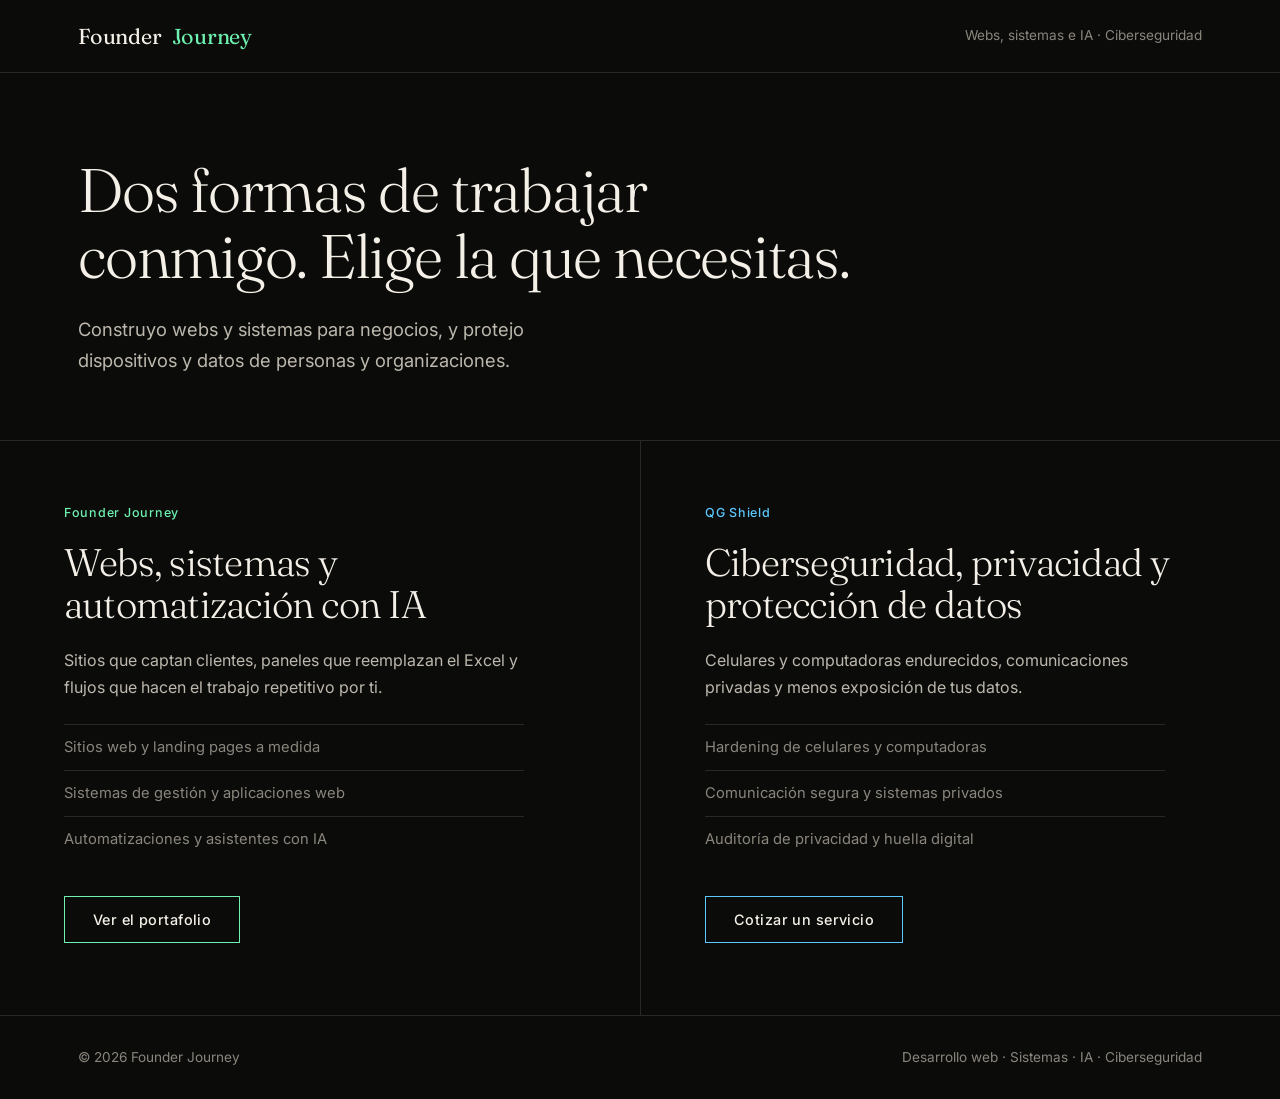
<file: index.html>
<!DOCTYPE html>
<html lang="es">
<head>
<meta charset="UTF-8">
<meta name="viewport" content="width=device-width, initial-scale=1">
<title>Founder Journey | Webs, sistemas e IA · QG Shield | Ciberseguridad y privacidad</title>
<meta name="description" content="Dos formas de trabajar conmigo: desarrollo de webs, sistemas y automatización con IA (Founder Journey) o ciberseguridad, privacidad y protección de datos (QG Shield).">
<meta property="og:title" content="Founder Journey · QG Shield">
<meta property="og:description" content="Webs, sistemas e IA para tu negocio. Ciberseguridad y privacidad para tus dispositivos y datos.">
<meta property="og:type" content="website">
<meta name="theme-color" content="#0b0b0a">
<link rel="preconnect" href="https://fonts.googleapis.com"><link rel="preconnect" href="https://fonts.gstatic.com" crossorigin>
<link href="https://fonts.googleapis.com/css2?family=Fraunces:opsz,wght@9..144,300;9..144,400;9..144,500&family=Inter:wght@400;500;600&display=swap" rel="stylesheet">
<link rel="stylesheet" href="styles.css">
</head>
<body>
<a class="skip" href="#main">Saltar al contenido</a>

<header class="gate-top"><div class="wrap">
<span class="logo">Founder<span> Journey</span></span>
<p>Webs, sistemas e IA · Ciberseguridad</p>
</div></header>

<main id="main">
<section class="gate-intro"><div class="wrap">
<h1>Dos formas de trabajar conmigo. Elige la que necesitas.</h1>
<p class="lead">Construyo webs y sistemas para negocios, y protejo dispositivos y datos de personas y organizaciones.</p>
</div></section>

<div class="doors">
<article class="door dev">
<span class="kicker">Founder Journey</span>
<h2>Webs, sistemas y automatización con IA</h2>
<p>Sitios que captan clientes, paneles que reemplazan el Excel y flujos que hacen el trabajo repetitivo por ti.</p>
<ul>
<li>Sitios web y landing pages a medida</li>
<li>Sistemas de gestión y aplicaciones web</li>
<li>Automatizaciones y asistentes con IA</li>
</ul>
<a class="btn g" href="desarrollo.html#proyectos">Ver el portafolio</a>
</article>

<article class="door sec">
<span class="kicker">QG Shield</span>
<h2>Ciberseguridad, privacidad y protección de datos</h2>
<p>Celulares y computadoras endurecidos, comunicaciones privadas y menos exposición de tus datos.</p>
<ul>
<li>Hardening de celulares y computadoras</li>
<li>Comunicación segura y sistemas privados</li>
<li>Auditoría de privacidad y huella digital</li>
</ul>
<a class="btn g" href="ciberseguridad.html#cotizar">Cotizar un servicio</a>
</article>
</div>
</main>

<footer class="gate-foot"><div class="wrap" style="display:flex;justify-content:space-between;gap:16px;flex-wrap:wrap">
<span>© <span id="y"></span> Founder Journey</span>
<span>Desarrollo web · Sistemas · IA · Ciberseguridad</span>
</div></footer>
<script src="site.js"></script>
</body>
</html>
</file>
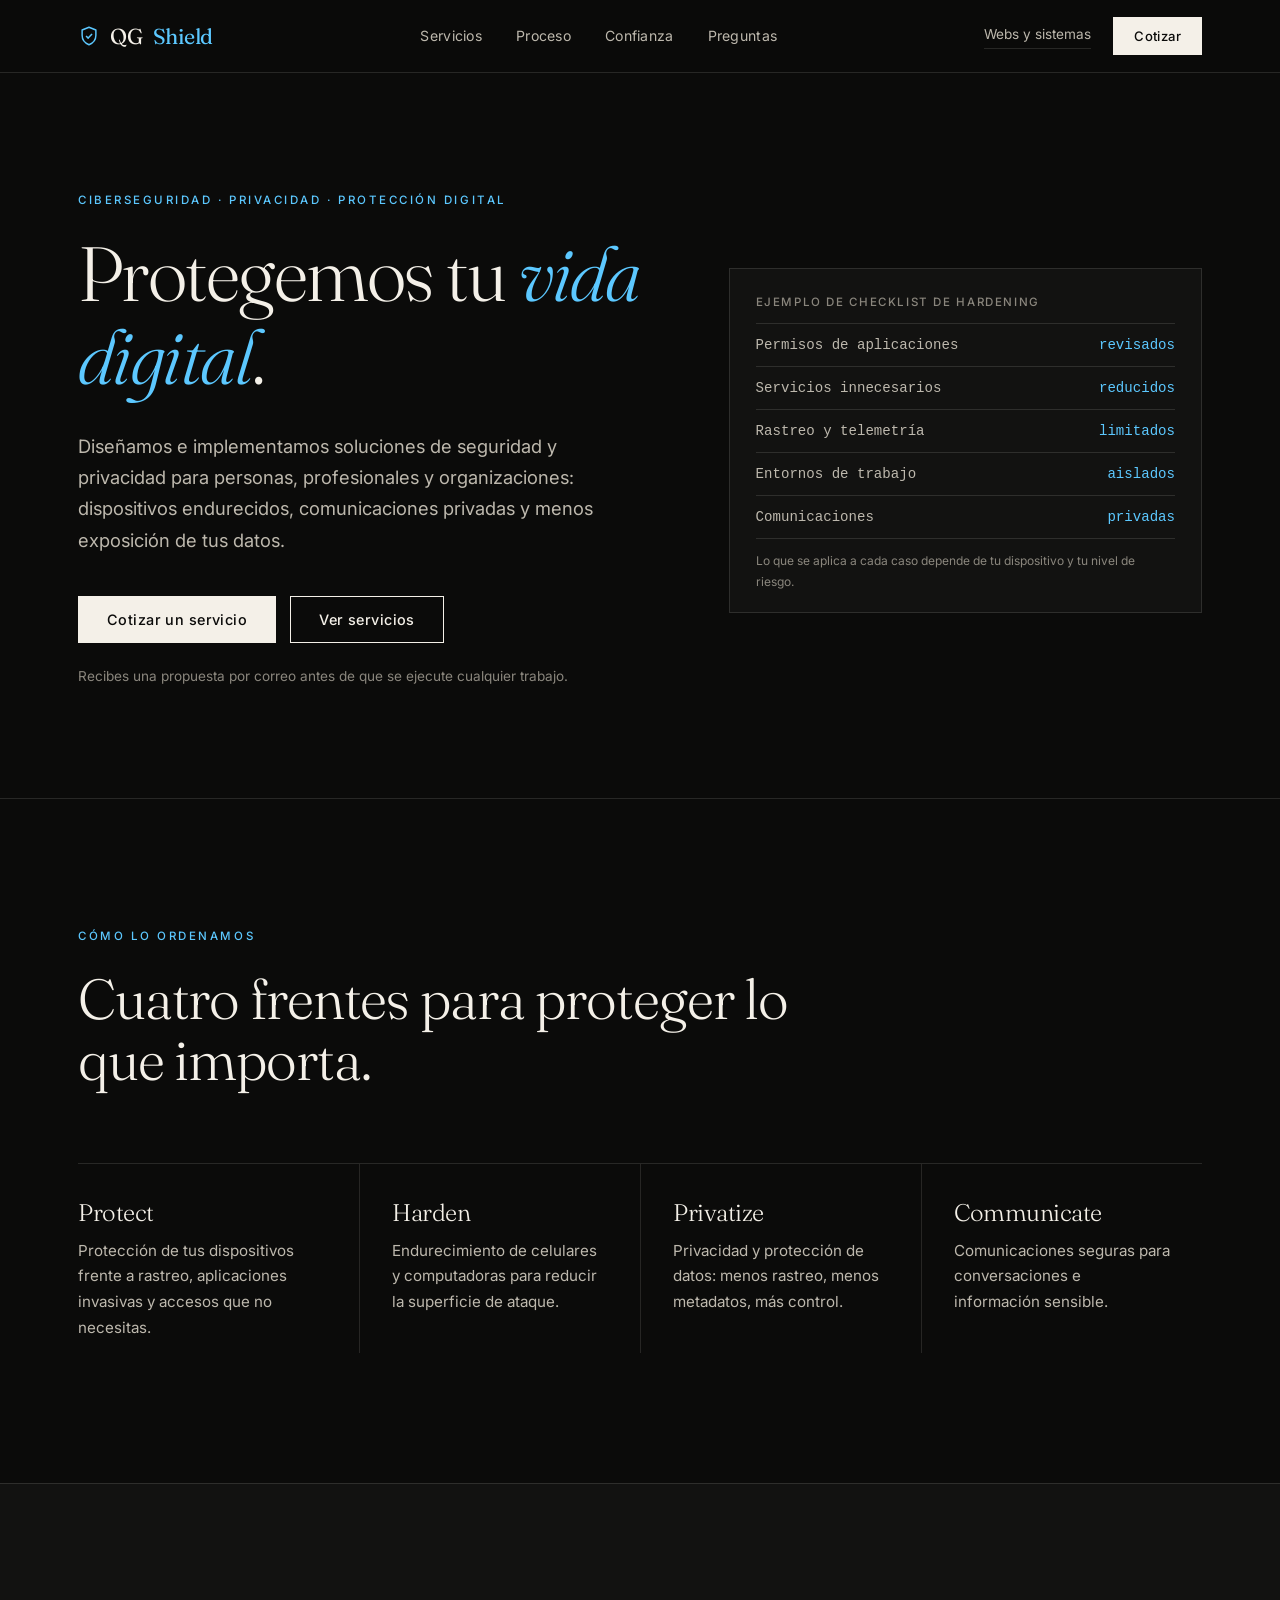
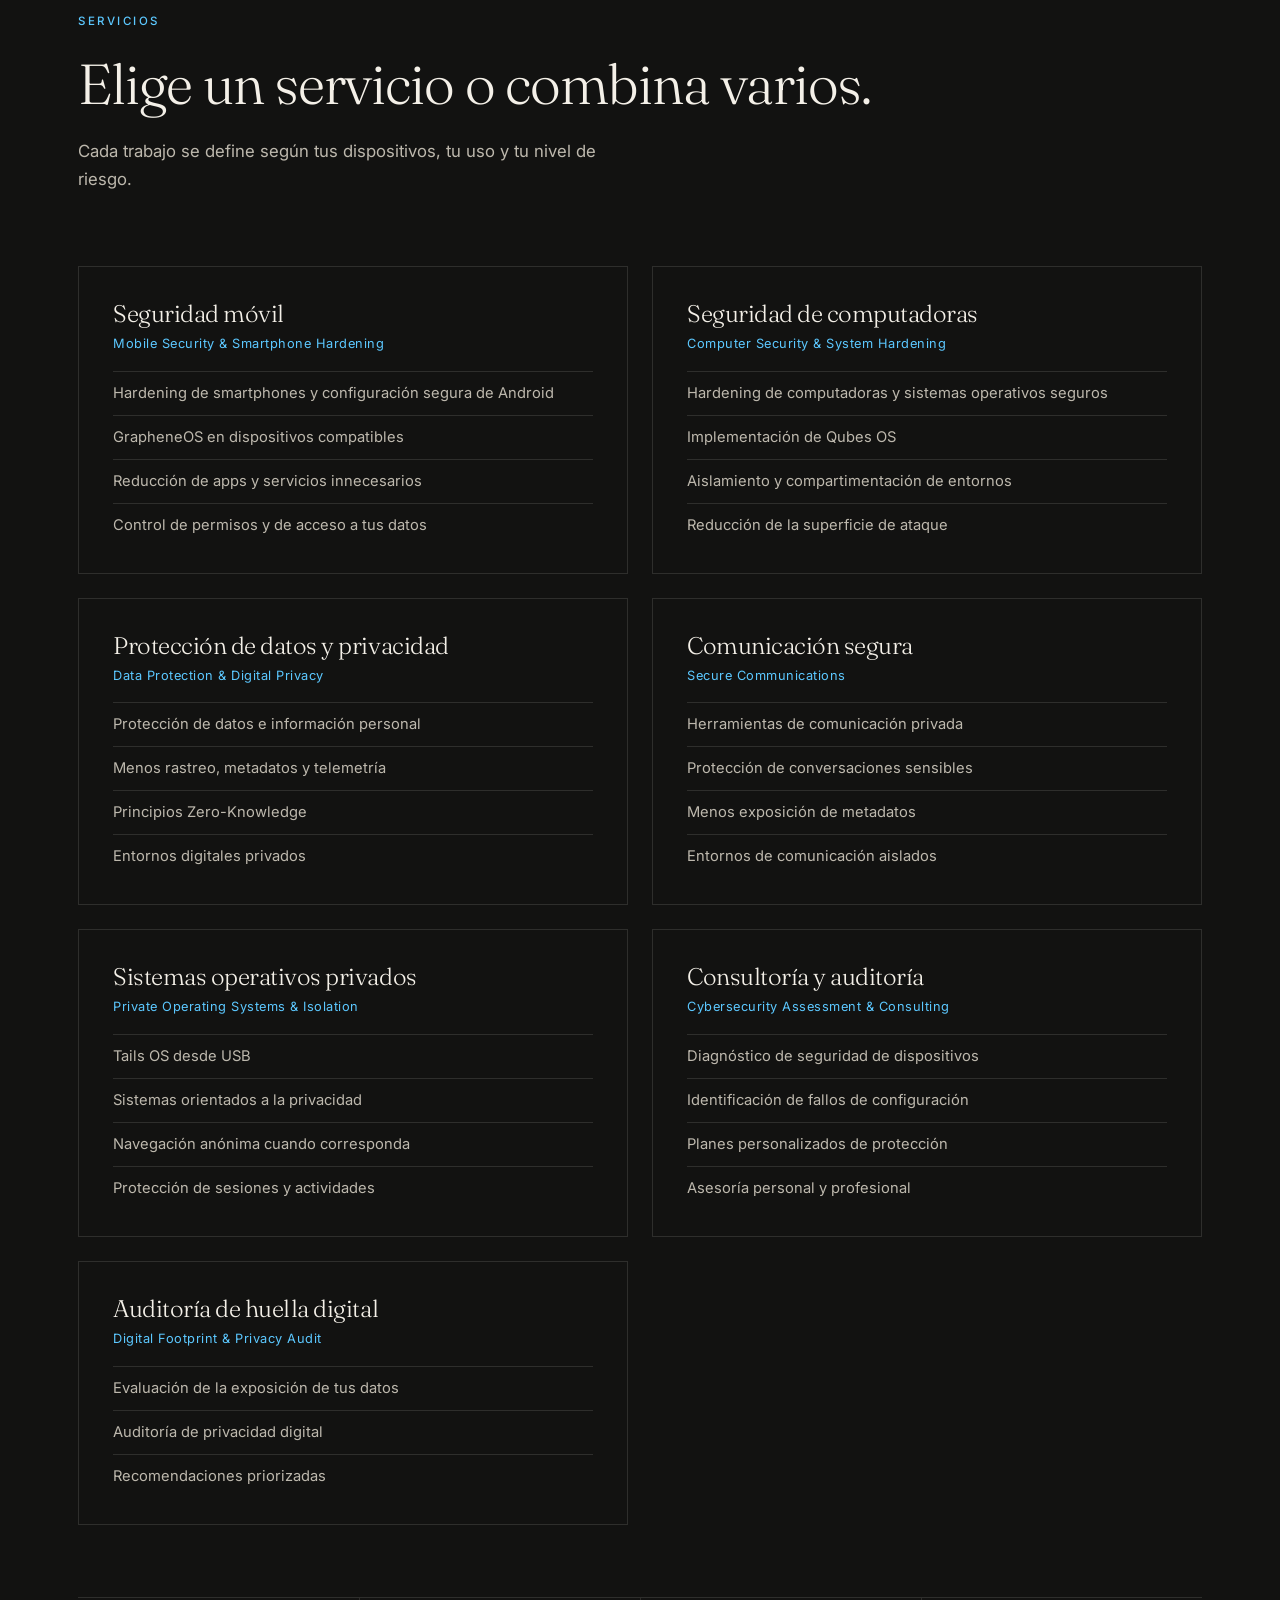
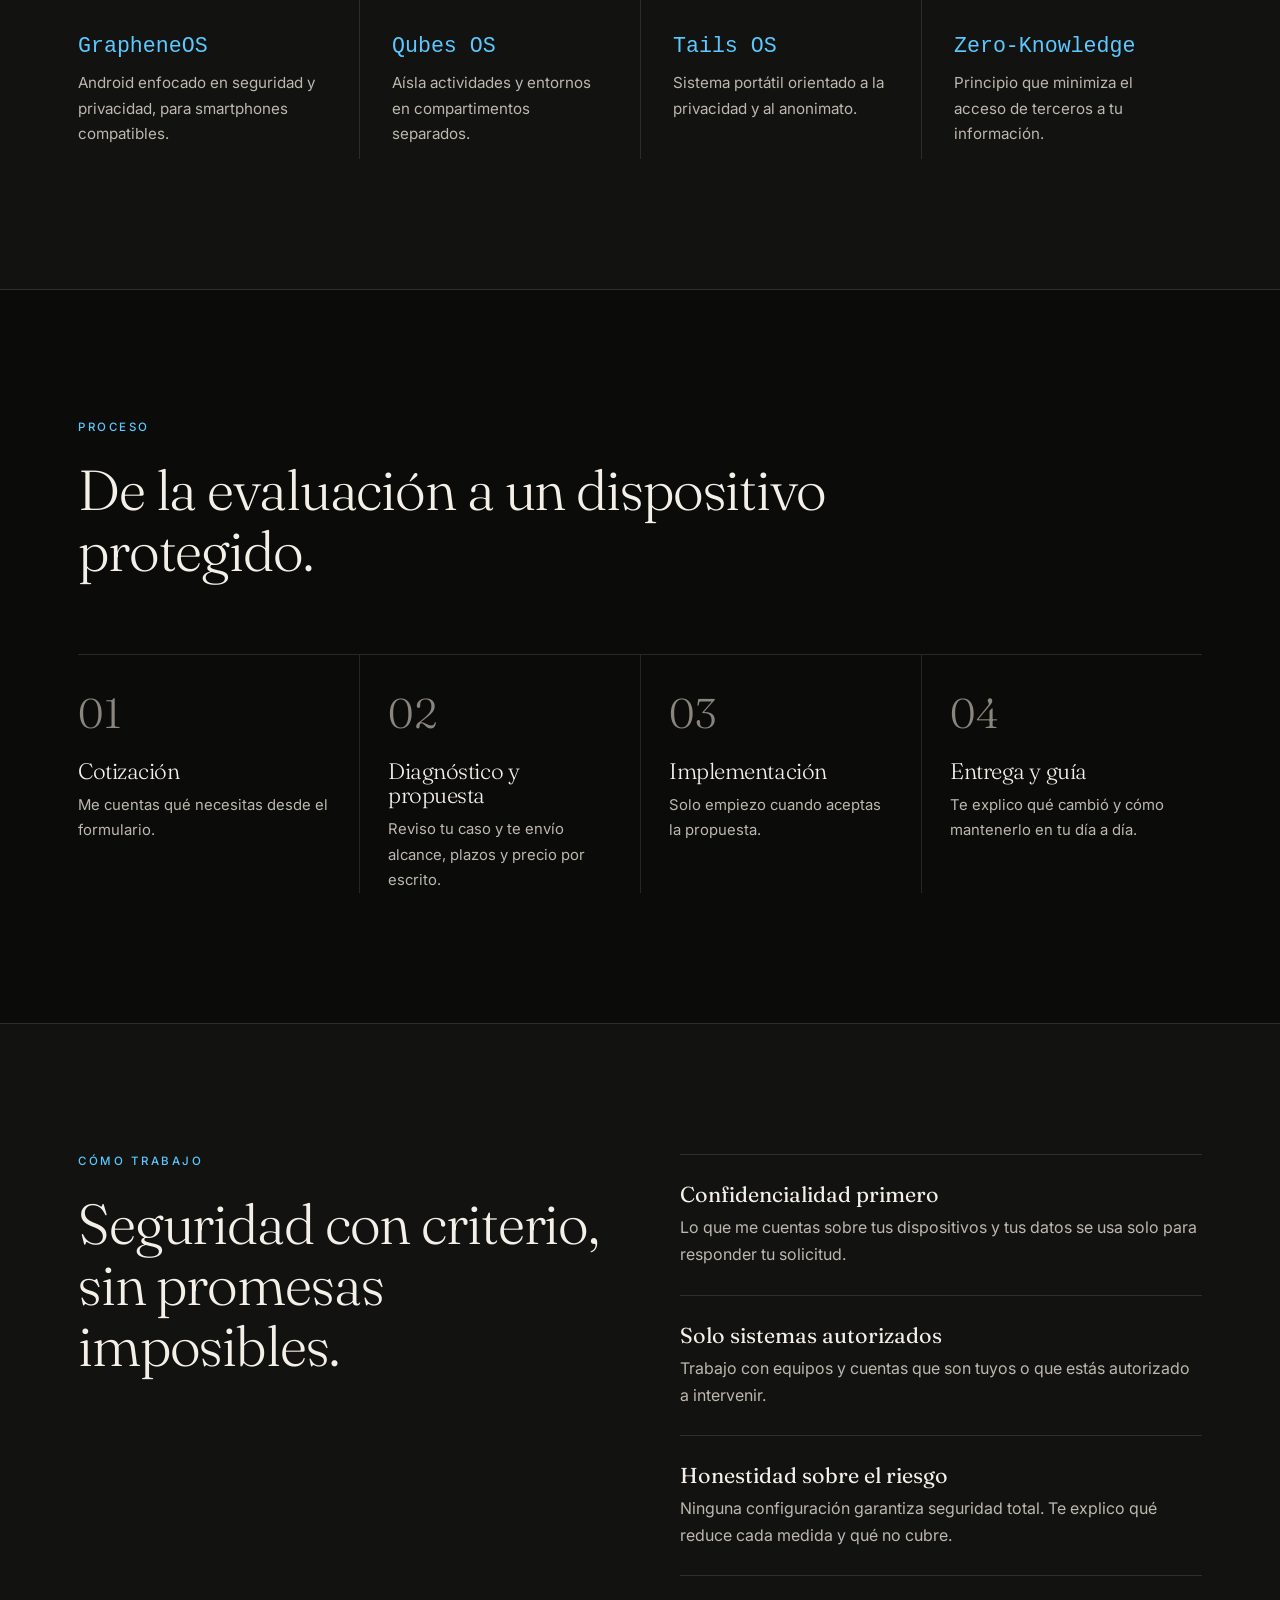
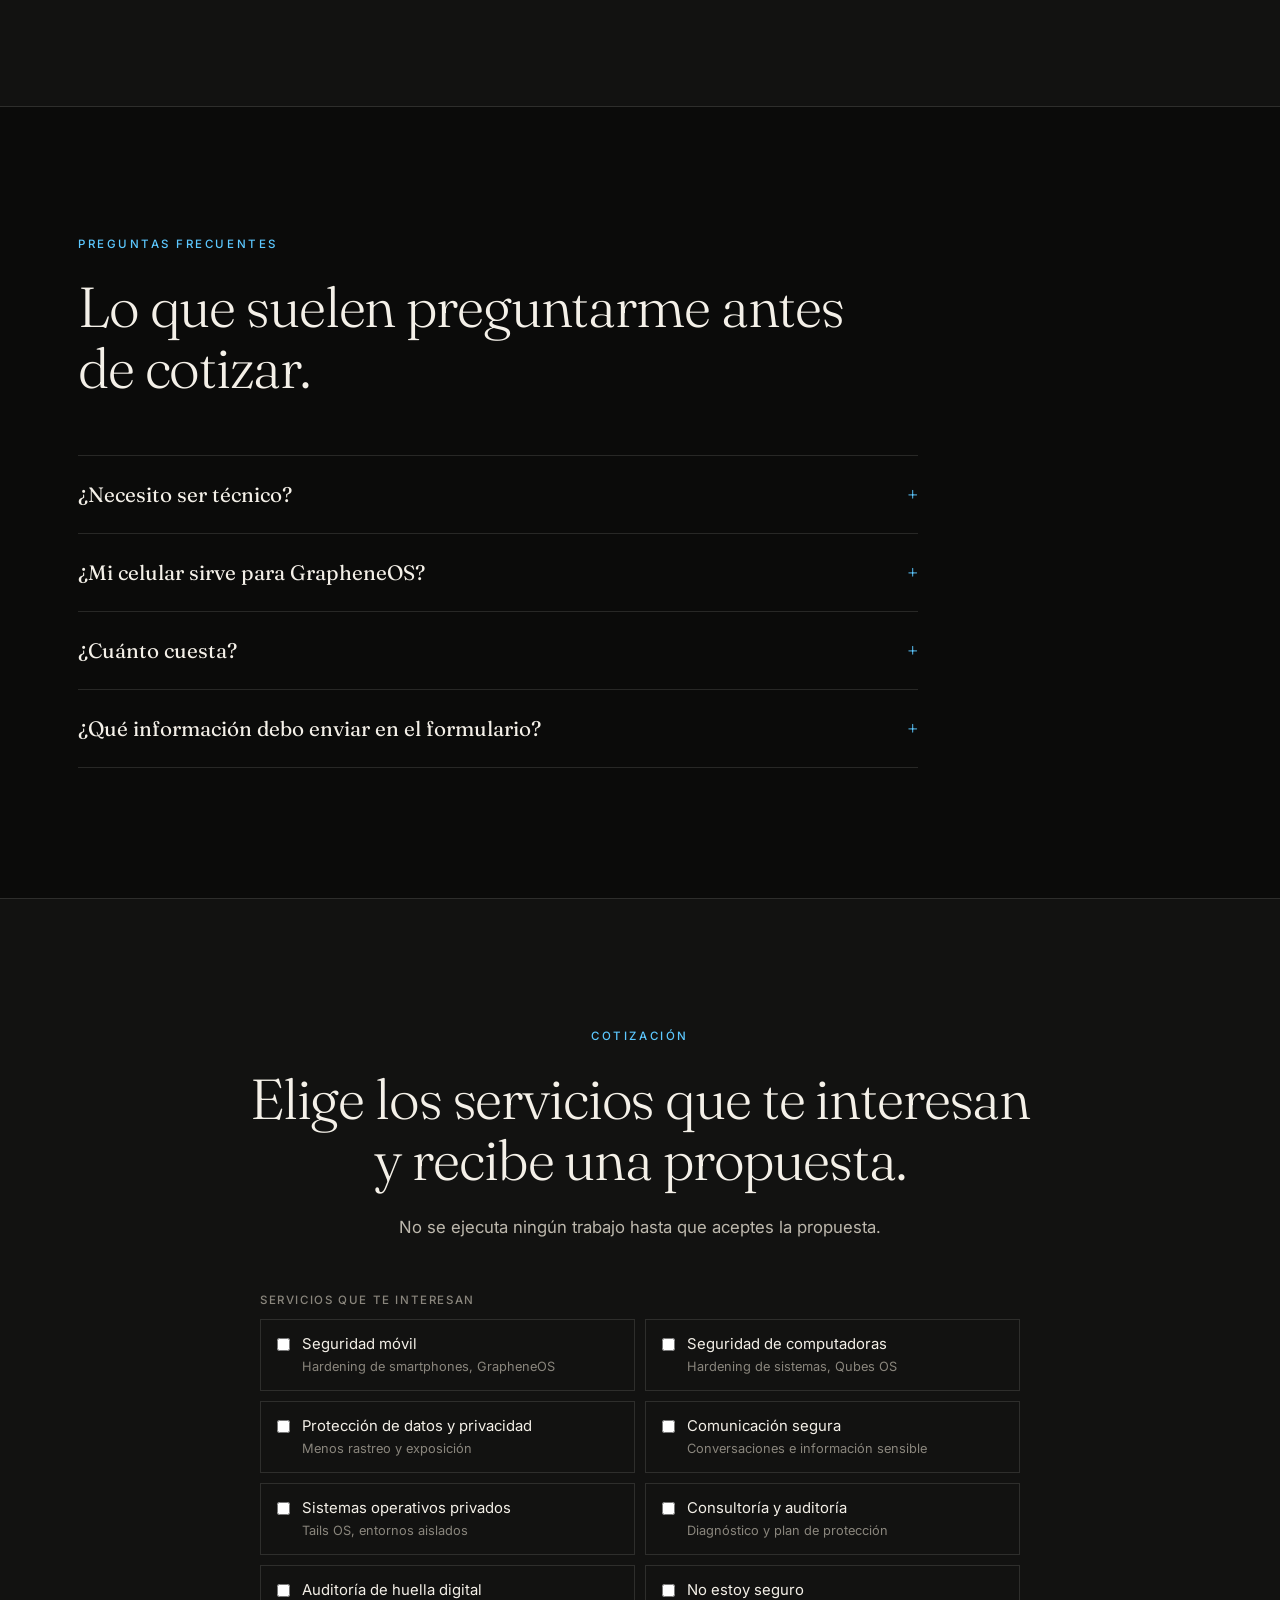
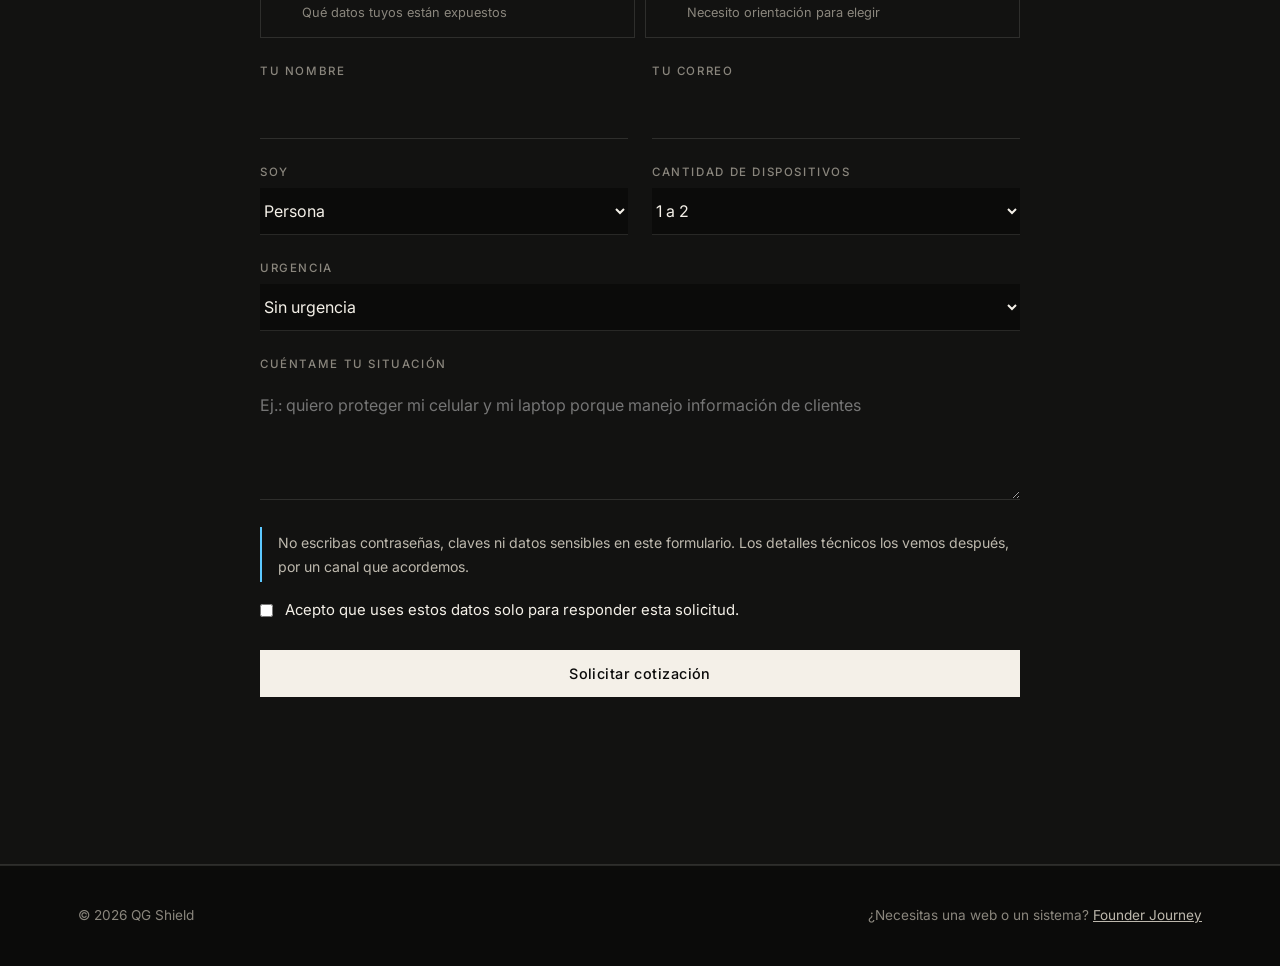
<file: ciberseguridad.html>
<!DOCTYPE html>
<html lang="es">
<head>
<meta charset="UTF-8">
<meta name="viewport" content="width=device-width, initial-scale=1">
<title>QG Shield | Ciberseguridad, privacidad y protección de datos</title>
<meta name="description" content="QG Shield: hardening de celulares y computadoras, comunicación segura, sistemas operativos privados y auditoría de privacidad digital. Cotiza el servicio que necesitas.">
<meta property="og:title" content="QG Shield | Protegemos tu vida digital">
<meta property="og:description" content="Seguridad y privacidad para personas, profesionales y organizaciones. Cotiza tu servicio.">
<meta property="og:type" content="website">
<meta name="theme-color" content="#0b0b0a">
<link rel="preconnect" href="https://fonts.googleapis.com"><link rel="preconnect" href="https://fonts.gstatic.com" crossorigin>
<link href="https://fonts.googleapis.com/css2?family=Fraunces:opsz,wght@9..144,300;9..144,400;9..144,500&family=Inter:wght@400;500;600&display=swap" rel="stylesheet">
<link rel="stylesheet" href="styles.css">
</head>
<body class="qg">
<a class="skip" href="#main">Saltar al contenido</a>
<nav><div class="wrap">
<a class="logo" href="index.html"><svg viewBox="0 0 24 24" aria-hidden="true"><path d="M12 2.5 4.5 5.5v5.8c0 4.7 3.2 8.6 7.5 10.2 4.3-1.6 7.5-5.500 7.500-10.200V5.500L12 2.500z"/><path d="m8.800 12 2.300 2.300 4.200-4.600"/></svg>QG<span> Shield</span></a>
<ul class="links"><li><a href="#servicios">Servicios</a></li><li><a href="#proceso">Proceso</a></li><li><a href="#confianza">Confianza</a></li><li><a href="#faq">Preguntas</a></li></ul>
<div class="navr">
<a class="switch" href="desarrollo.html">Webs y sistemas</a>
<a class="btn p" href="#cotizar">Cotizar</a>
</div>
</div></nav>

<main id="main">
<header class="hero" id="top"><div class="wrap">
<div>
<p class="eyebrow">Ciberseguridad · Privacidad · Protección digital</p>
<h1>Protegemos tu <em>vida digital</em>.</h1>
<p class="lead">Diseñamos e implementamos soluciones de seguridad y privacidad para personas, profesionales y organizaciones: dispositivos endurecidos, comunicaciones privadas y menos exposición de tus datos.</p>
<div class="row"><a class="btn p" href="#cotizar">Cotizar un servicio</a><a class="btn g" href="#servicios">Ver servicios</a></div>
<p class="note">Recibes una propuesta por correo antes de que se ejecute cualquier trabajo.</p>
</div>
<div class="panel">
<h2>Ejemplo de checklist de hardening</h2>
<ul>
<li>Permisos de aplicaciones <b>revisados</b></li>
<li>Servicios innecesarios <b>reducidos</b></li>
<li>Rastreo y telemetría <b>limitados</b></li>
<li>Entornos de trabajo <b>aislados</b></li>
<li>Comunicaciones <b>privadas</b></li>
</ul>
<p>Lo que se aplica a cada caso depende de tu dispositivo y tu nivel de riesgo.</p>
</div>
</div></header>

<section id="pilares"><div class="wrap">
<p class="lab">Cómo lo ordenamos</p>
<h2>Cuatro frentes para proteger lo que importa.</h2>
<div class="cols four">
<div><h3>Protect</h3><p>Protección de tus dispositivos frente a rastreo, aplicaciones invasivas y accesos que no necesitas.</p></div>
<div><h3>Harden</h3><p>Endurecimiento de celulares y computadoras para reducir la superficie de ataque.</p></div>
<div><h3>Privatize</h3><p>Privacidad y protección de datos: menos rastreo, menos metadatos, más control.</p></div>
<div><h3>Communicate</h3><p>Comunicaciones seguras para conversaciones e información sensible.</p></div>
</div></div></section>

<section id="servicios" class="alt"><div class="wrap">
<p class="lab">Servicios</p>
<h2>Elige un servicio o combina varios.</h2>
<p class="sub">Cada trabajo se define según tus dispositivos, tu uso y tu nivel de riesgo.</p>
<div class="svc">
<article><h3>Seguridad móvil</h3><span class="en">Mobile Security &amp; Smartphone Hardening</span><ul><li>Hardening de smartphones y configuración segura de Android</li><li>GrapheneOS en dispositivos compatibles</li><li>Reducción de apps y servicios innecesarios</li><li>Control de permisos y de acceso a tus datos</li></ul></article>
<article><h3>Seguridad de computadoras</h3><span class="en">Computer Security &amp; System Hardening</span><ul><li>Hardening de computadoras y sistemas operativos seguros</li><li>Implementación de Qubes OS</li><li>Aislamiento y compartimentación de entornos</li><li>Reducción de la superficie de ataque</li></ul></article>
<article><h3>Protección de datos y privacidad</h3><span class="en">Data Protection &amp; Digital Privacy</span><ul><li>Protección de datos e información personal</li><li>Menos rastreo, metadatos y telemetría</li><li>Principios Zero-Knowledge</li><li>Entornos digitales privados</li></ul></article>
<article><h3>Comunicación segura</h3><span class="en">Secure Communications</span><ul><li>Herramientas de comunicación privada</li><li>Protección de conversaciones sensibles</li><li>Menos exposición de metadatos</li><li>Entornos de comunicación aislados</li></ul></article>
<article><h3>Sistemas operativos privados</h3><span class="en">Private Operating Systems &amp; Isolation</span><ul><li>Tails OS desde USB</li><li>Sistemas orientados a la privacidad</li><li>Navegación anónima cuando corresponda</li><li>Protección de sesiones y actividades</li></ul></article>
<article><h3>Consultoría y auditoría</h3><span class="en">Cybersecurity Assessment &amp; Consulting</span><ul><li>Diagnóstico de seguridad de dispositivos</li><li>Identificación de fallos de configuración</li><li>Planes personalizados de protección</li><li>Asesoría personal y profesional</li></ul></article>
<article><h3>Auditoría de huella digital</h3><span class="en">Digital Footprint &amp; Privacy Audit</span><ul><li>Evaluación de la exposición de tus datos</li><li>Auditoría de privacidad digital</li><li>Recomendaciones priorizadas</li></ul></article>
</div>

<div class="cols four tech">
<div><h3>GrapheneOS</h3><p>Android enfocado en seguridad y privacidad, para smartphones compatibles.</p></div>
<div><h3>Qubes OS</h3><p>Aísla actividades y entornos en compartimentos separados.</p></div>
<div><h3>Tails OS</h3><p>Sistema portátil orientado a la privacidad y al anonimato.</p></div>
<div><h3>Zero-Knowledge</h3><p>Principio que minimiza el acceso de terceros a tu información.</p></div>
</div>
</div></section>

<section id="proceso"><div class="wrap">
<p class="lab">Proceso</p>
<h2>De la evaluación a un dispositivo protegido.</h2>
<div class="steps">
<div><span class="n">01</span><h3>Cotización</h3><p>Me cuentas qué necesitas desde el formulario.</p></div>
<div><span class="n">02</span><h3>Diagnóstico y propuesta</h3><p>Reviso tu caso y te envío alcance, plazos y precio por escrito.</p></div>
<div><span class="n">03</span><h3>Implementación</h3><p>Solo empiezo cuando aceptas la propuesta.</p></div>
<div><span class="n">04</span><h3>Entrega y guía</h3><p>Te explico qué cambió y cómo mantenerlo en tu día a día.</p></div>
</div></div></section>

<section id="confianza" class="alt"><div class="wrap trust">
<div><p class="lab">Cómo trabajo</p><h2>Seguridad con criterio, sin promesas imposibles.</h2></div>
<ul>
<li><b>Confidencialidad primero</b>Lo que me cuentas sobre tus dispositivos y tus datos se usa solo para responder tu solicitud.</li>
<li><b>Solo sistemas autorizados</b>Trabajo con equipos y cuentas que son tuyos o que estás autorizado a intervenir.</li>
<li><b>Honestidad sobre el riesgo</b>Ninguna configuración garantiza seguridad total. Te explico qué reduce cada medida y qué no cubre.</li>
</ul>
</div></section>

<section id="faq"><div class="wrap">
<p class="lab">Preguntas frecuentes</p><h2>Lo que suelen preguntarme antes de cotizar.</h2>
<div class="faq">
<details><summary>¿Necesito ser técnico?</summary><p>No. Te explico cada cambio en lenguaje claro y te dejo una guía para el uso diario.</p></details>
<details><summary>¿Mi celular sirve para GrapheneOS?</summary><p>GrapheneOS solo funciona en dispositivos compatibles. Lo verifico antes de proponértelo; si el tuyo no lo es, hay otras formas de endurecerlo.</p></details>
<details><summary>¿Cuánto cuesta?</summary><p>Depende del servicio y de la cantidad de equipos. Después de revisar tu solicitud recibes una propuesta con precio cerrado.</p></details>
<details><summary>¿Qué información debo enviar en el formulario?</summary><p>Solo lo necesario para entender tu caso. No incluyas contraseñas, claves ni datos sensibles: los detalles los vemos después por un canal que acordemos.</p></details>
</div></div></section>

<section class="cta alt" id="cotizar"><div class="wrap">
<p class="lab">Cotización</p>
<h2>Elige los servicios que te interesan y recibe una propuesta.</h2>
<p class="sub">No se ejecuta ningún trabajo hasta que aceptes la propuesta.</p>
<form id="fq" class="wide" data-subject="Cotización QG Shield" novalidate>
<div class="hp" aria-hidden="true"><label>No llenar<input name="website" tabindex="-1" autocomplete="off"></label></div>

<fieldset data-required>
<legend>Servicios que te interesan</legend>
<div class="checks">
<label class="check"><input type="checkbox" name="Servicios" value="Seguridad móvil y hardening de smartphones"><span>Seguridad móvil<small>Hardening de smartphones, GrapheneOS</small></span></label>
<label class="check"><input type="checkbox" name="Servicios" value="Seguridad de computadoras y hardening de sistemas"><span>Seguridad de computadoras<small>Hardening de sistemas, Qubes OS</small></span></label>
<label class="check"><input type="checkbox" name="Servicios" value="Protección de datos y privacidad digital"><span>Protección de datos y privacidad<small>Menos rastreo y exposición</small></span></label>
<label class="check"><input type="checkbox" name="Servicios" value="Comunicación segura"><span>Comunicación segura<small>Conversaciones e información sensible</small></span></label>
<label class="check"><input type="checkbox" name="Servicios" value="Sistemas operativos privados y aislamiento (Tails OS)"><span>Sistemas operativos privados<small>Tails OS, entornos aislados</small></span></label>
<label class="check"><input type="checkbox" name="Servicios" value="Consultoría y auditoría de seguridad"><span>Consultoría y auditoría<small>Diagnóstico y plan de protección</small></span></label>
<label class="check"><input type="checkbox" name="Servicios" value="Auditoría de huella digital y privacidad"><span>Auditoría de huella digital<small>Qué datos tuyos están expuestos</small></span></label>
<label class="check"><input type="checkbox" name="Servicios" value="No estoy seguro: necesito orientación"><span>No estoy seguro<small>Necesito orientación para elegir</small></span></label>
</div>
</fieldset>

<div class="two">
<div><label for="q-n">Tu nombre</label><input id="q-n" name="Nombre" autocomplete="name" required></div>
<div><label for="q-e">Tu correo</label><input id="q-e" name="email" type="email" autocomplete="email" required data-error="Escribe un correo para poder enviarte la propuesta."></div>
</div>

<div class="two">
<div><label for="q-t">Soy</label>
<select id="q-t" name="Tipo de cliente"><option>Persona</option><option>Profesional independiente</option><option>Organización o empresa</option></select></div>
<div><label for="q-d">Cantidad de dispositivos</label>
<select id="q-d" name="Dispositivos"><option>1 a 2</option><option>3 a 5</option><option>6 a 15</option><option>Más de 15</option></select></div>
</div>

<div><label for="q-u">Urgencia</label>
<select id="q-u" name="Urgencia"><option>Sin urgencia</option><option>En las próximas semanas</option><option>Urgente</option></select></div>

<div><label for="q-m">Cuéntame tu situación</label><textarea id="q-m" name="Situación" required placeholder="Ej.: quiero proteger mi celular y mi laptop porque manejo información de clientes"></textarea></div>

<p class="warn">No escribas contraseñas, claves ni datos sensibles en este formulario. Los detalles técnicos los vemos después, por un canal que acordemos.</p>

<label class="check consent"><input type="checkbox" name="Consentimiento" value="Sí" required data-error="Acepta el uso de tus datos para poder enviar la solicitud."><span>Acepto que uses estos datos solo para responder esta solicitud.</span></label>

<button class="btn p" type="submit">Solicitar cotización</button><p class="msg" role="status"></p>
</form>
</div></section>
</main>
<footer><div class="wrap"><span>© <span id="y"></span> QG Shield</span><span>¿Necesitas una web o un sistema? <a href="desarrollo.html">Founder Journey</a></span></div></footer>
<script src="site.js"></script>
</body>
</html>
</file>
<file: styles.css>
:root{--bg:#0b0b0a;--bg2:#121211;--line:rgba(244,240,232,.12);--tx:#f4f0e8;--tx2:#bdb8ad;--tx3:#8a867d;--ac:#6df2b0;--serif:'Fraunces',Georgia,'Times New Roman',serif;--sans:Inter,system-ui,sans-serif}
body.qg{--ac:#5cc8ff}
*{box-sizing:border-box;margin:0;padding:0}
html{scroll-padding-top:84px}
body{font:400 1rem/1.7 var(--sans);background:var(--bg);color:var(--tx);-webkit-font-smoothing:antialiased;overflow-x:hidden}
h1,h2,h3{font-family:var(--serif);font-weight:300;letter-spacing:-.02em;line-height:1.08}
a{color:inherit}
.wrap{max-width:1180px;margin:0 auto;padding:0 28px}
:focus-visible{outline:2px solid var(--ac);outline-offset:3px}
.skip{position:absolute;left:-999px;top:8px;background:var(--ac);color:#000;padding:8px 14px;z-index:99}.skip:focus{left:8px}

/* nav */
nav{position:sticky;top:0;z-index:50;background:rgba(11,11,10,.92);border-bottom:1px solid var(--line)}
nav .wrap{display:flex;align-items:center;justify-content:space-between;height:72px;gap:20px}
.logo{font:400 1.35rem var(--serif);text-decoration:none;letter-spacing:-.01em;white-space:nowrap;display:inline-flex;align-items:center;gap:10px}
.logo span{color:var(--ac)}
.logo svg{width:22px;height:22px;stroke:var(--ac);fill:none;stroke-width:1.6;stroke-linejoin:round}
.links{display:flex;gap:34px;list-style:none}.links a{text-decoration:none;color:var(--tx2);font-size:.88rem;letter-spacing:.02em}.links a:hover{color:var(--tx)}
.navr{display:flex;align-items:center;gap:22px}
.switch{font-size:.85rem;color:var(--tx2);text-decoration:none;white-space:nowrap;border-bottom:1px solid var(--line);padding-bottom:2px}
.switch:hover{color:var(--tx);border-color:var(--ac)}
.btn{display:inline-block;padding:14px 28px;border:1px solid var(--tx);color:var(--tx);text-decoration:none;font:500 .9rem var(--sans);letter-spacing:.03em;background:none;cursor:pointer;white-space:nowrap}
.btn.p{background:var(--tx);color:var(--bg)}.btn.p:hover{background:var(--ac);border-color:var(--ac)}
.btn.g:hover{background:var(--tx);color:var(--bg)}
.btn[disabled]{opacity:.5;cursor:wait}
nav .btn{padding:10px 20px;font-size:.82rem}

/* hero */
.hero{padding:120px 0 110px;border-bottom:1px solid var(--line)}
.hero .wrap{display:grid;grid-template-columns:1.1fr .9fr;gap:72px;align-items:center}
.eyebrow,.lab{font:500 .72rem var(--sans);letter-spacing:.22em;text-transform:uppercase;color:var(--ac);margin-bottom:26px}
h1{font-size:clamp(2.8rem,6vw,5.4rem)}h1 em{font-style:italic;color:var(--ac)}
.lead{color:var(--tx2);font-size:1.15rem;max-width:520px;margin:32px 0 40px}
.row{display:flex;gap:14px;flex-wrap:wrap}.note{color:var(--tx3);font-size:.85rem;margin-top:22px}
.shot figure{border:1px solid var(--line);padding:14px;background:var(--bg2)}
.shot img{display:block;width:100%;height:auto}
.shot figcaption{display:flex;justify-content:space-between;gap:12px;padding:14px 4px 2px;font-size:.78rem;color:var(--tx3);letter-spacing:.06em;text-transform:uppercase}

/* sections */
section{padding:130px 0}
section.alt{background:var(--bg2);border-block:1px solid var(--line)}
h2{font-size:clamp(2.1rem,4.4vw,3.6rem);max-width:800px}
.sub{color:var(--tx2);max-width:560px;margin-top:22px;font-size:1.05rem}
.cols{display:grid;grid-template-columns:repeat(3,1fr);margin-top:72px;border-top:1px solid var(--line)}
.cols.four{grid-template-columns:repeat(4,1fr)}
.cols>*{padding:36px 32px 12px 0}.cols>*+*{padding-left:32px;border-left:1px solid var(--line)}
.cols h3{font-size:1.5rem;margin-bottom:12px}.cols p{color:var(--tx2);font-size:.95rem}
.n{font:400 .95rem var(--serif);font-style:italic;color:var(--ac);display:block;margin-bottom:18px}
.cols ul{list-style:none;margin-top:22px;color:var(--tx3);font-size:.88rem}.cols li{padding:9px 0;border-top:1px solid var(--line)}

/* projects */
.proj-head{display:flex;justify-content:space-between;align-items:end;gap:40px;flex-wrap:wrap}
.work{margin-top:90px;border-top:1px solid var(--line)}
.proj{display:grid;grid-template-columns:70px 1fr 1.35fr;gap:48px;align-items:center;padding:72px 0;border-bottom:1px solid var(--line);text-decoration:none;color:inherit}
.proj .idx{font:300 1.1rem var(--serif);font-style:italic;color:var(--tx3);align-self:start;padding-top:8px}
.proj .t{font:500 .7rem var(--sans);letter-spacing:.2em;text-transform:uppercase;color:var(--ac)}
.proj h3{font-size:clamp(2rem,3.4vw,3rem);margin:16px 0 18px}
.proj p{color:var(--tx2);max-width:400px}
.proj .go{display:inline-block;margin-top:30px;font:500 .85rem var(--sans);letter-spacing:.04em;border-bottom:1px solid var(--ac);padding-bottom:4px}
.proj .frame{border:1px solid var(--line);background:var(--bg2);padding:12px;box-shadow:0 30px 60px -30px rgba(0,0,0,.8)}
.proj .frame .bar{display:flex;gap:6px;padding:2px 2px 12px}.bar b{width:8px;height:8px;border-radius:50%;background:#34332f}
.proj .frame img{display:block;width:100%;height:auto}
.proj:hover h3{color:var(--ac)}
.proj:nth-child(even){grid-template-columns:70px 1.35fr 1fr}
.proj:nth-child(even) .frame{grid-column:2;grid-row:1}
.proj:nth-child(even) .txt{grid-column:3;grid-row:1}

/* más sitios */
.more-head{margin-top:110px;display:flex;justify-content:space-between;align-items:end;gap:32px;flex-wrap:wrap}
.more-head h3{font-size:clamp(1.7rem,3vw,2.4rem)}
.more{display:grid;grid-template-columns:repeat(3,1fr);gap:28px;margin-top:40px}
.site{display:flex;flex-direction:column;border:1px solid var(--line);background:var(--bg2);text-decoration:none;color:inherit}
.site:hover{border-color:var(--ac)}
.site .thumb{aspect-ratio:16/9;overflow:hidden;border-bottom:1px solid var(--line);background:var(--bg)}
.site .thumb img{width:100%;height:100%;object-fit:cover;object-position:top;display:block}
.site .thumb.empty{display:flex;align-items:center;justify-content:center;font:300 1.3rem var(--serif);font-style:italic;color:var(--tx3);padding:20px;text-align:center}
.site .body{padding:22px 24px 26px;display:flex;flex-direction:column;gap:8px;flex:1}
.site h4{font:400 1.3rem var(--serif);letter-spacing:-.01em}
.site p{color:var(--tx2);font-size:.9rem}
.site .go{margin-top:auto;padding-top:12px;font:500 .82rem var(--sans);color:var(--ac)}

/* steps */
.steps{display:grid;grid-template-columns:repeat(4,1fr);margin-top:72px;border-top:1px solid var(--line)}
.steps>div{padding:32px 28px 0 0}.steps>div+div{padding-left:28px;border-left:1px solid var(--line)}
.steps .n{font-size:2.6rem;font-style:normal;font-weight:300;color:var(--tx3);margin-bottom:20px}
.steps h3{font-size:1.4rem;margin-bottom:10px}.steps p{color:var(--tx2);font-size:.93rem}

/* trust */
.trust{display:grid;grid-template-columns:1fr 1fr;gap:80px;align-items:start}
.trust ul{list-style:none}.trust li{padding:26px 0;border-top:1px solid var(--line);color:var(--tx2)}.trust li:last-child{border-bottom:1px solid var(--line)}
.trust li b{display:block;color:var(--tx);font:400 1.35rem var(--serif);margin-bottom:6px}

/* faq */
.faq{max-width:840px;margin-top:56px}
details{border-top:1px solid var(--line);padding:26px 0}details:last-of-type{border-bottom:1px solid var(--line)}
summary{cursor:pointer;font:400 1.3rem var(--serif);list-style:none;display:flex;justify-content:space-between;gap:20px}
summary::-webkit-details-marker{display:none}summary:after{content:"+";color:var(--ac)}details[open] summary:after{content:"–"}
details p{color:var(--tx2);margin-top:14px;max-width:660px}

/* cta + formularios */
.cta{text-align:center}.cta h2{margin:0 auto}.cta .sub{margin:22px auto 0}
form{max-width:580px;margin:52px auto 0;display:grid;gap:18px;text-align:left}
form.wide{max-width:760px}
label{font:500 .72rem var(--sans);color:var(--tx3);letter-spacing:.14em;text-transform:uppercase}
input,textarea,select{width:100%;background:transparent;border:0;border-bottom:1px solid var(--line);padding:12px 0;color:var(--tx);font:inherit;margin-top:4px;border-radius:0}
select{background:var(--bg)}select option{background:var(--bg2);color:var(--tx)}
input:focus,textarea:focus,select:focus{outline:none;border-color:var(--ac)}textarea{min-height:120px;resize:vertical}
form .btn{margin-top:10px}#msg,.msg{font-size:.85rem;color:var(--tx2);text-align:center;min-height:1.4em}
.msg a{color:var(--ac)}
.two{display:grid;grid-template-columns:1fr 1fr;gap:24px}
fieldset{border:0;min-width:0}
fieldset legend{font:500 .72rem var(--sans);color:var(--tx3);letter-spacing:.14em;text-transform:uppercase;margin-bottom:12px;padding:0}
.checks{display:grid;grid-template-columns:1fr 1fr;gap:10px}
label.check{display:flex;gap:12px;align-items:flex-start;padding:14px 16px;border:1px solid var(--line);cursor:pointer;font:400 .93rem/1.45 var(--sans);letter-spacing:0;text-transform:none;color:var(--tx)}
label.check:hover{border-color:var(--tx3)}
label.check:has(input:checked){border-color:var(--ac);background:rgba(92,200,255,.06)}
label.check input{width:auto;margin:4px 0 0;accent-color:var(--ac);flex:none}
label.check small{display:block;color:var(--tx3);font-size:.8rem;margin-top:2px}
label.consent{border:0;padding:0}
.warn{border-left:2px solid var(--ac);padding:4px 0 4px 16px;color:var(--tx2);font-size:.88rem}
.hp{position:absolute;left:-9999px;width:1px;height:1px;overflow:hidden}
footer{border-top:1px solid var(--line);padding:38px 0;color:var(--tx3);font-size:.85rem}
footer .wrap{display:flex;justify-content:space-between;gap:16px;flex-wrap:wrap}
footer a{color:var(--tx2)}

/* QG Shield */
.panel{border:1px solid var(--line);background:var(--bg2);padding:26px 26px 14px}
.panel h2{font:500 .72rem var(--sans);letter-spacing:.14em;text-transform:uppercase;color:var(--tx3);margin-bottom:14px;max-width:none}
.panel li{list-style:none;display:flex;justify-content:space-between;gap:16px;padding:13px 0;border-top:1px solid var(--line);font:400 .88rem ui-monospace,SFMono-Regular,Menlo,monospace;color:var(--tx2)}
.panel li b{color:var(--ac);font-weight:400;white-space:nowrap}
.panel p{font-size:.75rem;color:var(--tx3);padding:12px 0 6px;border-top:1px solid var(--line)}
.svc{display:grid;grid-template-columns:1fr 1fr;gap:24px;margin-top:72px}
.svc article{border:1px solid var(--line);background:var(--bg2);padding:34px 34px 26px}
.svc h3{font-size:1.5rem;margin-bottom:6px}
.svc .en{color:var(--ac);font-size:.8rem;letter-spacing:.04em;margin-bottom:16px;display:block}
.svc ul{list-style:none;color:var(--tx2);font-size:.92rem}.svc li{padding:9px 0;border-top:1px solid var(--line)}
.tech h3{font:400 1.35rem ui-monospace,SFMono-Regular,Menlo,monospace;letter-spacing:0;color:var(--ac)}

/* selector (index) */
.gate-top{border-bottom:1px solid var(--line)}
.gate-top .wrap{display:flex;justify-content:space-between;align-items:center;height:72px}
.gate-top p{color:var(--tx3);font-size:.85rem}
.gate-intro{padding:84px 0 64px}
.gate-intro h1{font-size:clamp(2.2rem,4.8vw,4rem);max-width:780px}
.gate-intro .lead{margin:24px 0 0}
.doors{display:grid;grid-template-columns:1fr 1fr;border-top:1px solid var(--line)}
.door{position:relative;padding:64px clamp(28px,5vw,72px) 72px;display:flex;flex-direction:column;gap:22px;transition:background .25s}
.door+.door{border-left:1px solid var(--line)}
.door:hover,.door:focus-within{background:var(--bg2)}
.door.dev{--ac:#6df2b0}.door.sec{--ac:#5cc8ff}
.door .kicker{font:500 .78rem var(--sans);letter-spacing:.06em;color:var(--ac)}
.door h2{font-size:clamp(1.9rem,3vw,2.8rem)}
.door p{color:var(--tx2);max-width:460px}
.door ul{list-style:none;color:var(--tx3);font-size:.92rem;max-width:460px}
.door li{padding:10px 0;border-top:1px solid var(--line)}
.door .btn{align-self:flex-start;margin-top:12px;border-color:var(--ac)}
.door .btn::after{content:"";position:absolute;inset:0}
.door:hover .btn{background:var(--ac);color:#000}
.gate-foot{border-top:1px solid var(--line);padding:30px 0;color:var(--tx3);font-size:.85rem}

@media(max-width:900px){
.links{display:none}
.hero{padding:70px 0 70px}.hero .wrap,.trust{grid-template-columns:1fr;gap:48px}
section{padding:80px 0}
.cols,.cols.four,.steps{grid-template-columns:1fr}
.cols>*,.cols>*+*,.steps>div,.steps>div+div{padding:30px 0 10px;border-left:0}
.cols>*+*,.steps>div+div{border-top:1px solid var(--line)}
.proj,.proj:nth-child(even){grid-template-columns:1fr;gap:28px;padding:52px 0}
.proj .idx{display:none}
.proj .frame,.proj:nth-child(even) .frame{grid-column:1;grid-row:1}
.proj .txt,.proj:nth-child(even) .txt{grid-column:1;grid-row:2}
.work{margin-top:56px}
.more{grid-template-columns:1fr}.more-head{margin-top:72px}
.svc,.two,.checks{grid-template-columns:1fr}
.svc article{padding:28px 24px 20px}
.doors{grid-template-columns:1fr}.door+.door{border-left:0;border-top:1px solid var(--line)}
.door{padding:48px 28px 56px}
.gate-intro{padding:56px 0 44px}
.navr{gap:14px}.switch{font-size:.8rem}
}
@media(max-width:480px){nav .btn{display:none}}
@media(prefers-reduced-motion:reduce){*{transition:none!important;scroll-behavior:auto!important}}
</file>
